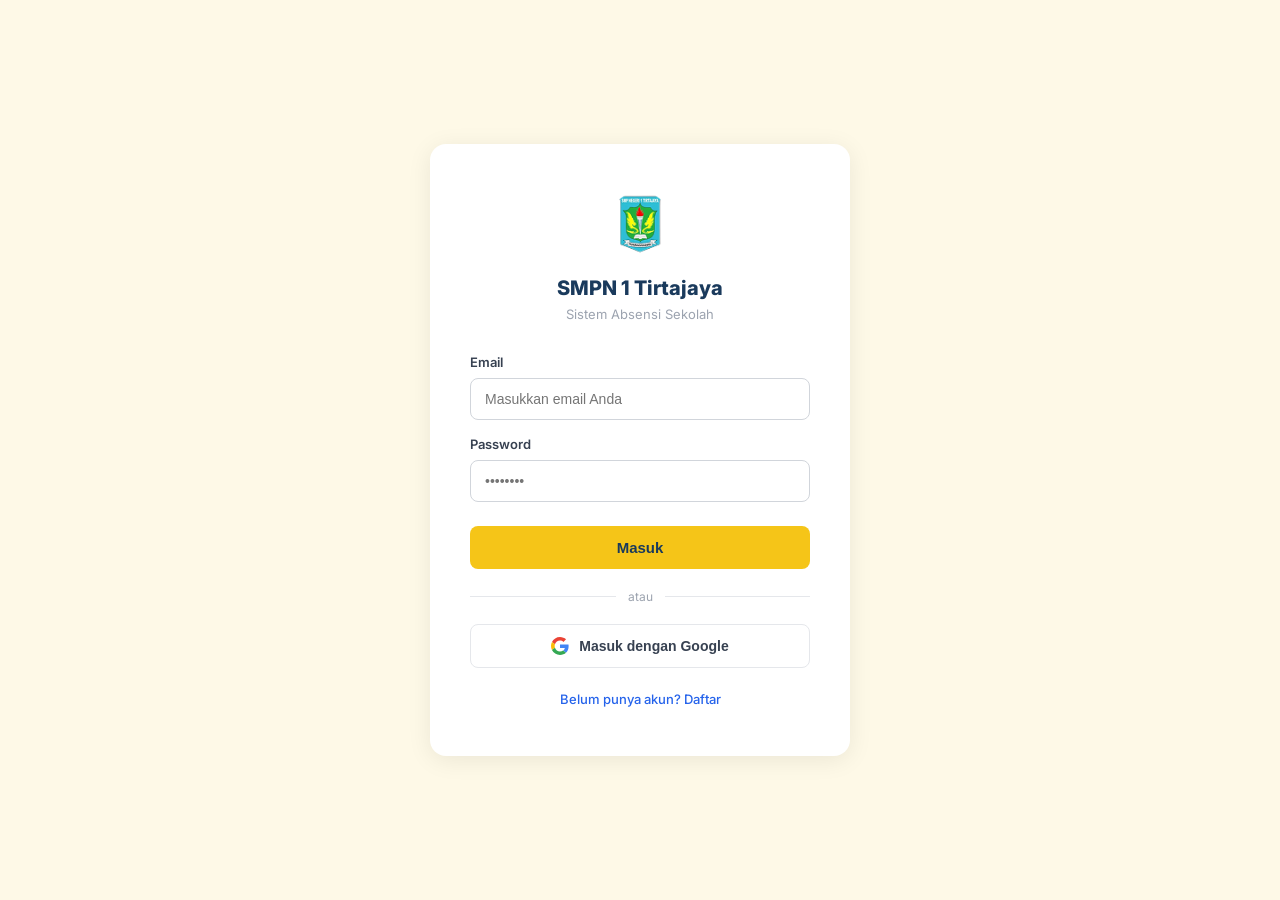
<file: index.html>
<!DOCTYPE html>
<html lang="id">
<head>
    <meta charset="UTF-8">
    <meta name="viewport" content="width=device-width, initial-scale=1.0">
    <title>Login - SMPN 1 Tirtajaya</title>
    <meta name="description" content="Login ke Sistem Absensi SMPN 1 Tirtajaya">
    <link rel="preconnect" href="https://fonts.googleapis.com">
    <link rel="preconnect" href="https://fonts.gstatic.com" crossorigin>
    <link href="https://fonts.googleapis.com/css2?family=Inter:wght@400;500;600;700;800&display=swap" rel="stylesheet">
    <link rel="stylesheet" href="https://cdnjs.cloudflare.com/ajax/libs/font-awesome/6.4.0/css/all.min.css">
    <style>
        * { margin: 0; padding: 0; box-sizing: border-box; }
        body { font-family: 'Inter', sans-serif; }

        @keyframes shake {
            0%, 100% { transform: translateX(0); }
            20%       { transform: translateX(-8px); }
            40%       { transform: translateX(8px); }
            60%       { transform: translateX(-5px); }
            80%       { transform: translateX(5px); }
        }
    </style>
</head>
<body>
    <!-- Login page rendered by appLogin.js -->
    <script type="module" src="js/appLogin.js"></script>
</body>
</html>
</file>
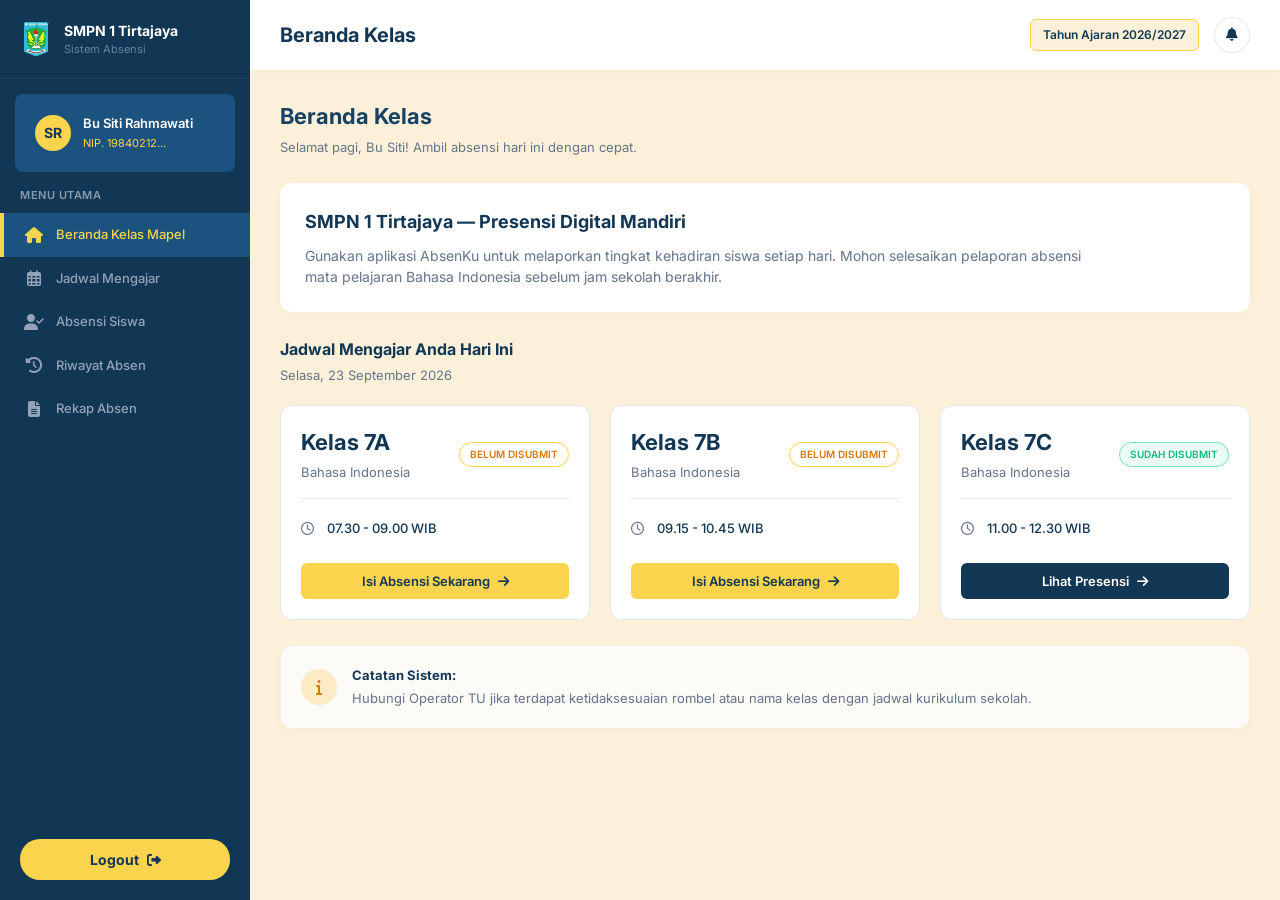
<file: mapel.html>
<!DOCTYPE html>
<html lang="id">
<head>
    <meta charset="UTF-8">
    <meta name="viewport" content="width=device-width, initial-scale=1.0">
    <title>SMPN 1 Tirtajaya - Sistem Absensi (Guru Mapel)</title>
    <link rel="preconnect" href="https://fonts.googleapis.com">
    <link rel="preconnect" href="https://fonts.gstatic.com" crossorigin>
    <link href="https://fonts.googleapis.com/css2?family=Inter:wght@400;500;600;700&display=swap" rel="stylesheet">
    <link rel="stylesheet" href="https://cdnjs.cloudflare.com/ajax/libs/font-awesome/6.4.0/css/all.min.css">
    <link rel="stylesheet" href="css/main.css">
</head>
<body>
    <div class="app-container">
        <!-- Sidebar -->
        <aside class="sidebar">
            <div class="sidebar-header">
                <div class="logo">
                    <div class="logo-icon">
                        <img src="assets/images/logo.png" alt="Logo SMPN 1 Tirtajaya" style="width: 40px; height: 40px; object-fit: contain;">
                    </div>
                    <div class="logo-text">
                        <span class="title">SMPN 1 Tirtajaya</span>
                        <span class="subtitle">Sistem Absensi</span>
                    </div>
                </div>
            </div>
            
            <div class="user-profile">
                <div class="avatar">SR</div>
                <div class="user-info">
                    <span class="name">Bu Siti Rahmawati</span>
                    <span class="nip">NIP. 19840212...</span>
                </div>
            </div>

            <div class="menu-label">MENU UTAMA</div>
            <nav class="sidebar-nav">
                <a href="#beranda-mapel" class="nav-item active" data-target="beranda-mapel">
                    <i class="fas fa-home"></i> Beranda Kelas Mapel
                </a>
                <a href="#" class="nav-item" data-target="jadwal-mengajar">
                    <i class="far fa-calendar-alt"></i> Jadwal Mengajar
                </a>
                <a href="#" class="nav-item" data-target="absensi-siswa">
                    <i class="fas fa-user-check"></i> Absensi Siswa
                </a>
                <a href="#" class="nav-item" data-target="riwayat-absen">
                    <i class="fas fa-history"></i> Riwayat Absen
                </a>
                <a href="#" class="nav-item" data-target="rekap-absen">
                    <i class="fas fa-file-alt"></i> Rekap Absen
                </a>
                

            </nav>

            <div class="sidebar-footer">
                <button class="btn-logout">
                    Logout <i class="fas fa-sign-out-alt"></i>
                </button>
            </div>
        </aside>

        <!-- Main Content -->
        <main class="main-content">
            <header class="topbar">
                <h1 class="page-title" id="page-title">Beranda Kelas Mapel</h1>
                <div class="topbar-actions">
                    <div class="academic-year">Tahun Ajaran 2026/2027</div>
                    <button class="btn-notification"><i class="fas fa-bell"></i></button>
                </div>
            </header>

            <div class="content-area" id="content-area">
                <!-- Content injected via JS -->
            </div>
        </main>
    </div>

    <script type="module" src="js/app.js"></script>
</body>
</html>
</file>
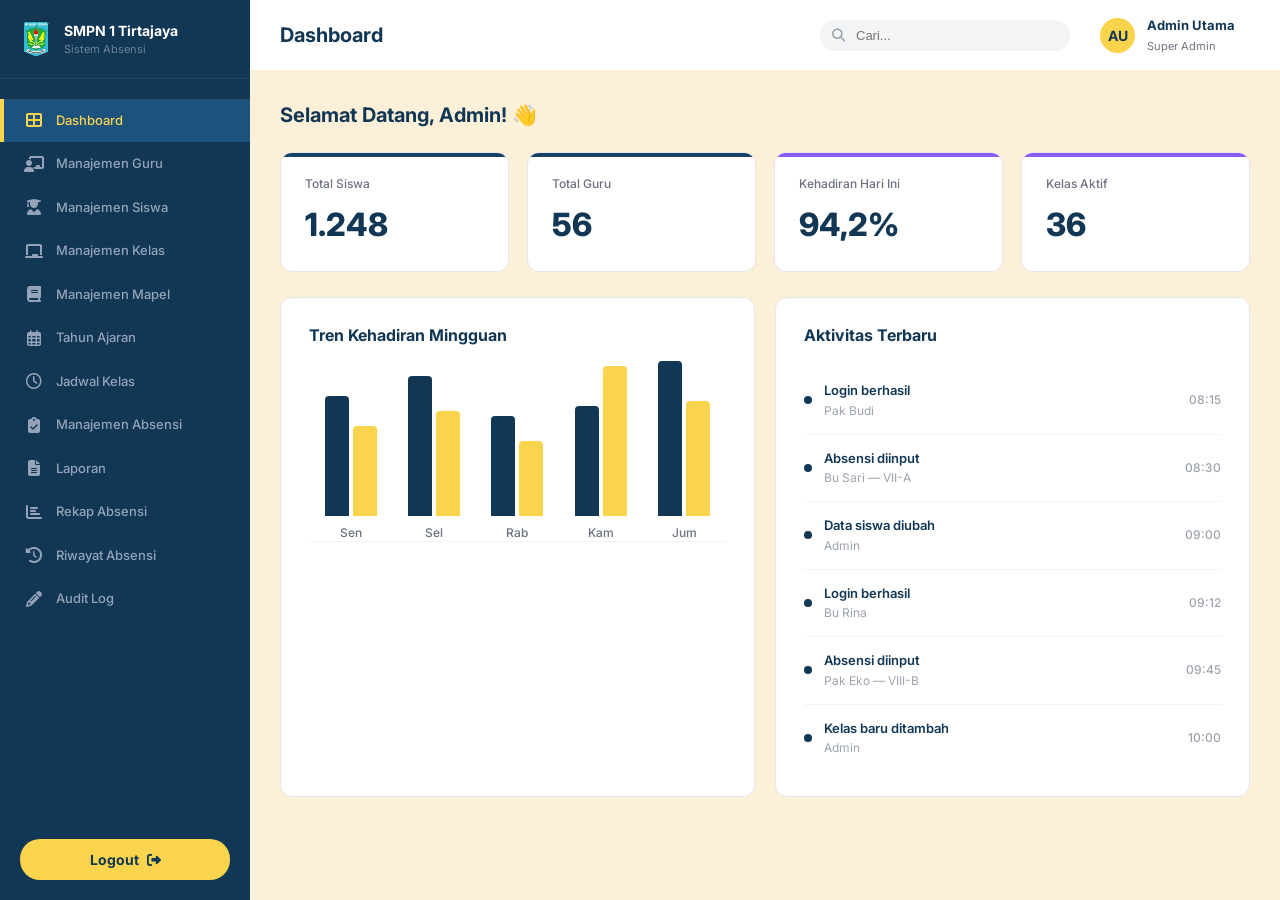
<file: superadmin.html>
<!DOCTYPE html>
<html lang="id">

<head>
    <meta charset="UTF-8">
    <meta name="viewport" content="width=device-width, initial-scale=1.0">
    <title>SMPN 1 Tirtajaya - Sistem Absensi (Super Admin)</title>
    <link rel="preconnect" href="https://fonts.googleapis.com">
    <link rel="preconnect" href="https://fonts.gstatic.com" crossorigin>
    <link href="https://fonts.googleapis.com/css2?family=Inter:wght@400;500;600;700&display=swap" rel="stylesheet">
    <link rel="stylesheet" href="https://cdnjs.cloudflare.com/ajax/libs/font-awesome/6.4.0/css/all.min.css">
    <link rel="stylesheet" href="css/main.css">
</head>

<body>
    <div class="app-container">
        <!-- Sidebar -->
        <aside class="sidebar">
            <div class="sidebar-header">
                <div class="logo">
                    <div class="logo-icon">
                        <img src="assets/images/logo.png" alt="Logo SMPN 1 Tirtajaya"
                            style="width: 40px; height: 40px; object-fit: contain;">
                    </div>
                    <div class="logo-text">
                        <span class="title">SMPN 1 Tirtajaya</span>
                        <span class="subtitle">Sistem Absensi</span>
                    </div>
                </div>
            </div>

            <nav class="sidebar-nav" style="margin-top: 20px;">
                <a href="#dashboard" class="nav-item active" data-target="dashboard">
                    <i class="fas fa-th-large"></i> Dashboard
                </a>
                <a href="#" class="nav-item" data-target="manajemen-guru">
                    <i class="fas fa-chalkboard-teacher"></i> Manajemen Guru
                </a>
                <a href="#" class="nav-item" data-target="manajemen-siswa">
                    <i class="fas fa-user-graduate"></i> Manajemen Siswa
                </a>
                <a href="#" class="nav-item" data-target="manajemen-kelas">
                    <i class="fas fa-chalkboard"></i> Manajemen Kelas
                </a>
                <a href="#" class="nav-item" data-target="manajemen-mapel">
                    <i class="fas fa-book"></i> Manajemen Mapel
                </a>
                <a href="#" class="nav-item" data-target="tahun-ajaran">
                    <i class="far fa-calendar-alt"></i> Tahun Ajaran
                </a>
                <a href="#" class="nav-item" data-target="jadwal-kelas">
                    <i class="far fa-clock"></i> Jadwal Kelas
                </a>
                <a href="#" class="nav-item" data-target="manajemen-absensi">
                    <i class="fas fa-clipboard-check"></i> Manajemen Absensi
                </a>
                <a href="#" class="nav-item" data-target="laporan">
                    <i class="fas fa-file-alt"></i> Laporan
                </a>
                <a href="#" class="nav-item" data-target="rekap-absensi">
                    <i class="fas fa-chart-bar"></i> Rekap Absensi
                </a>
                <a href="#" class="nav-item" data-target="riwayat-absensi">
                    <i class="fas fa-history"></i> Riwayat Absensi
                </a>
                <a href="#" class="nav-item" data-target="audit-log">
                    <i class="fas fa-pencil-alt"></i> Audit Log
                </a>
            </nav>

            <div class="sidebar-footer">
                <button class="btn-logout">
                    Logout <i class="fas fa-sign-out-alt"></i>
                </button>
            </div>
        </aside>

        <!-- Main Content -->
        <main class="main-content">
            <header class="topbar">
                <h1 class="page-title" id="page-title">Dashboard</h1>
                <div class="topbar-actions">
                    <div style="position: relative;">
                        <input type="text" placeholder="Cari..."
                            style="padding: 8px 16px 8px 36px; border: none; border-radius: 20px; background: #f3f4f6; font-size: 13px; outline: none; width: 250px;">
                        <i class="fas fa-search"
                            style="position: absolute; left: 12px; top: 50%; transform: translateY(-50%); color: #9ca3af; font-size: 13px;"></i>
                    </div>
                    <div class="user-profile"
                        style="margin-left: 15px; border-top: none; padding: 0; background: transparent; cursor: pointer;">
                        <div class="avatar" style="width: 35px; height: 35px; font-size: 14px;">AU</div>
                        <div class="user-info" style="display: flex; flex-direction: column;">
                            <span class="name"
                                style="font-weight: 700; color: var(--primary-dark); font-size: 13px;">Admin
                                Utama</span>
                            <span class="nip" style="color: #6b7280; font-size: 11px;">Super Admin</span>
                        </div>
                    </div>
                </div>
            </header>

            <div class="content-area" id="content-area">
                <!-- Content injected via JS -->
            </div>
        </main>
    </div>

    <script type="module" src="js/appSuperadmin.js"></script>
</body>

</html>
</file>
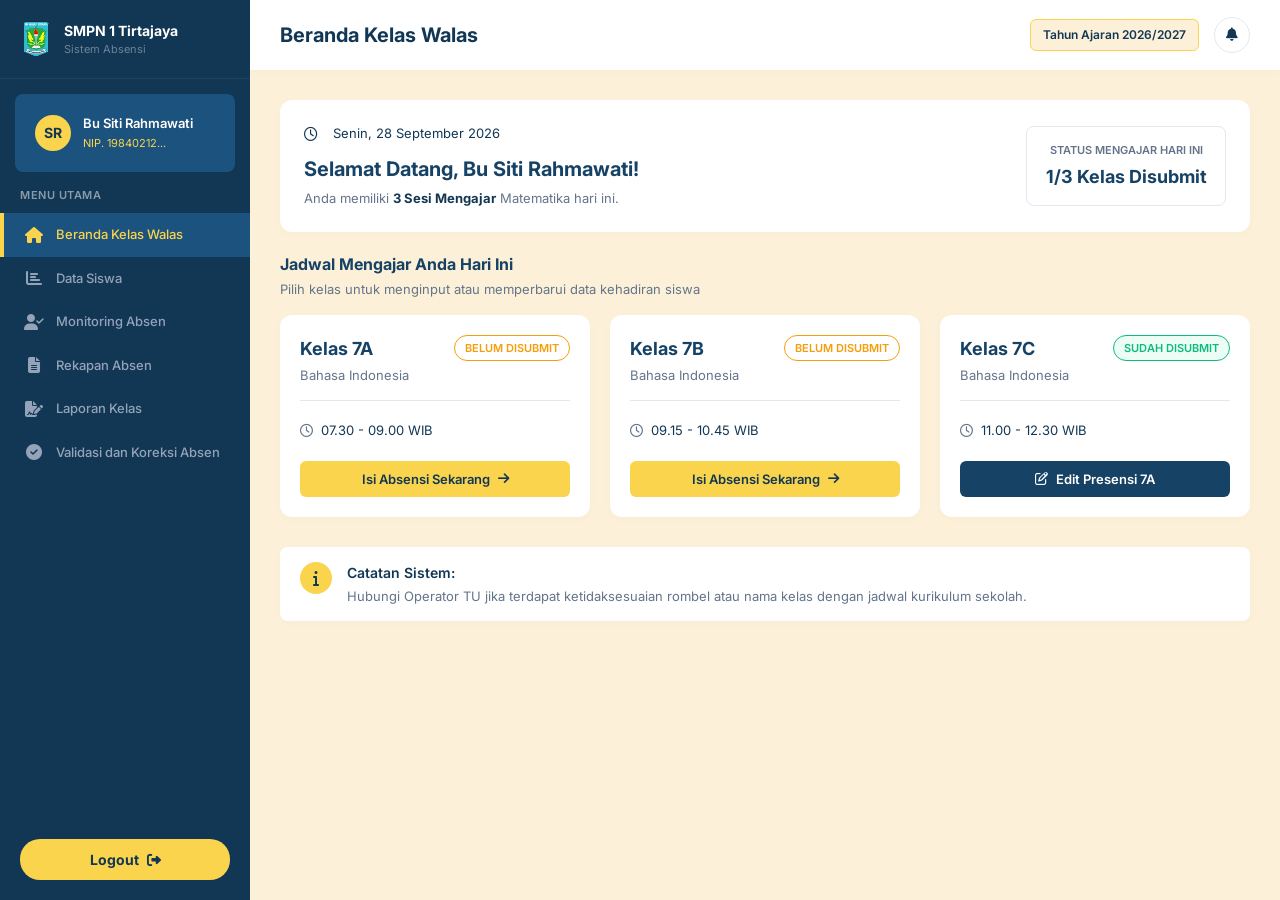
<file: walas.html>
<!DOCTYPE html>
<html lang="id">
<head>
    <meta charset="UTF-8">
    <meta name="viewport" content="width=device-width, initial-scale=1.0">
    <title>SMPN 1 Tirtajaya - Sistem Absensi</title>
    <link rel="preconnect" href="https://fonts.googleapis.com">
    <link rel="preconnect" href="https://fonts.gstatic.com" crossorigin>
    <link href="https://fonts.googleapis.com/css2?family=Inter:wght@400;500;600;700&display=swap" rel="stylesheet">
    <link rel="stylesheet" href="https://cdnjs.cloudflare.com/ajax/libs/font-awesome/6.4.0/css/all.min.css">
    <link rel="stylesheet" href="css/main.css">
</head>
<body>
    <div class="app-container">
        <!-- Sidebar -->
        <aside class="sidebar">
            <div class="sidebar-header">
                <div class="logo">
                    <div class="logo-icon">
                        <img src="assets/images/logo.png" alt="Logo SMPN 1 Tirtajaya" style="width: 40px; height: 40px; object-fit: contain;">
                    </div>
                    <div class="logo-text">
                        <span class="title">SMPN 1 Tirtajaya</span>
                        <span class="subtitle">Sistem Absensi</span>
                    </div>
                </div>
            </div>
            
            <div class="user-profile">
                <div class="avatar">SR</div>
                <div class="user-info">
                    <span class="name">Bu Siti Rahmawati</span>
                    <span class="nip">NIP. 19840212...</span>
                </div>
            </div>

            <div class="menu-label">MENU UTAMA</div>
            <nav class="sidebar-nav">
                <a href="#beranda" class="nav-item active" data-target="beranda">
                    <i class="fas fa-home"></i> Beranda Kelas Walas
                </a>
                <a href="#data-siswa" class="nav-item" data-target="data-siswa">
                    <i class="fas fa-chart-bar"></i> Data Siswa
                </a>
                <a href="#monitoring" class="nav-item" data-target="monitoring">
                    <i class="fas fa-user-check"></i> Monitoring Absen
                </a>
                <a href="#rekapan" class="nav-item" data-target="rekapan">
                    <i class="fas fa-file-alt"></i> Rekapan Absen
                </a>
                <a href="#laporan" class="nav-item" data-target="laporan">
                    <i class="fas fa-file-signature"></i> Laporan Kelas
                </a>
                <a href="#validasi" class="nav-item" data-target="validasi">
                    <i class="fas fa-check-circle"></i> Validasi dan Koreksi Absen
                </a>
            </nav>

            <div class="sidebar-footer">
                <button class="btn-logout">
                    Logout <i class="fas fa-sign-out-alt"></i>
                </button>
            </div>
        </aside>

        <!-- Main Content -->
        <main class="main-content">
            <header class="topbar">
                <h1 class="page-title" id="page-title">Beranda Kelas Walas</h1>
                <div class="topbar-actions">
                    <div class="academic-year">Tahun Ajaran 2026/2027</div>
                    <button class="btn-notification"><i class="fas fa-bell"></i></button>
                </div>
            </header>

            <div class="content-area" id="content-area">
                <!-- Content injected via JS -->
            </div>
        </main>
    </div>

    <script type="module" src="js/app.js"></script>
</body>
</html>
</file>
<file: css/main.css>
@import 'base/variables.css';
@import 'layout/layout.css';
@import 'components/ui.css';
@import 'components/tables.css';
@import 'components/forms.css';
@import 'components/pages.css';

/* Utility classes for layout */
.d-flex {
    display: flex;
}

.align-items-center {
    align-items: center;
}

.justify-content-between {
    justify-content: space-between;
}

.gap-3 {
    gap: 15px;
}

.mb-4 {
    margin-bottom: 20px;
}

.mt-4 {
    margin-top: 20px;
}

/* Specific Page Styles */
.welcome-card {
    display: flex;
    justify-content: space-between;
    align-items: center;
}

.welcome-info h2 {
    color: var(--primary-blue);
    font-size: 20px;
    margin-bottom: 5px;
}

.welcome-info p {
    color: var(--text-muted);
    font-size: 13px;
}

.welcome-info p strong {
    color: var(--text-main);
}

.section-header {
    margin-bottom: 15px;
}

.section-title {
    font-size: 16px;
    font-weight: 700;
    color: var(--primary-blue);
    margin-bottom: 4px;
}

.section-subtitle {
    font-size: 13px;
    color: var(--text-muted);
}

.class-grid {
    display: grid;
    grid-template-columns: repeat(auto-fill, minmax(300px, 1fr));
    gap: 20px;
}

.class-card {
    background-color: var(--white);
    border-radius: var(--border-radius-lg);
    padding: 20px;
    box-shadow: 0 2px 10px rgba(0, 0, 0, 0.02);
}

.class-card-header {
    display: flex;
    justify-content: space-between;
    align-items: flex-start;
    margin-bottom: 20px;
    border-bottom: 1px solid var(--border-color);
    padding-bottom: 15px;
}

.class-card-title h3 {
    font-size: 18px;
    color: var(--primary-blue);
    margin-bottom: 4px;
}

.class-card-title p {
    font-size: 13px;
    color: var(--text-muted);
}

.class-card-time {
    display: flex;
    align-items: center;
    gap: 8px;
    font-size: 13px;
    color: var(--text-main);
    margin-bottom: 20px;
}

.class-card-time i {
    color: var(--text-muted);
}

.page-header {
    margin-bottom: 25px;
}

.page-header .badge {
    margin-bottom: 10px;
    display: inline-block;
    background-color: var(--bg-color);
    color: var(--primary-blue);
    border: 1px solid var(--accent-yellow);
    font-size: 10px;
}

.page-header h2 {
    font-size: 22px;
    color: var(--primary-blue);
    margin-bottom: 5px;
}

.page-header p {
    font-size: 13px;
    color: var(--text-muted);
}

.page-header-actions {
    display: flex;
    justify-content: space-between;
    align-items: center;
}

/* Report Table Specific */
.report-header {
    display: flex;
    justify-content: space-between;
    align-items: center;
    margin-bottom: 20px;
}

.report-filters {
    display: grid;
    grid-template-columns: 1fr 1fr 1fr auto;
    gap: 15px;
    align-items: flex-end;
    margin-bottom: 20px;
}

.text-success { color: var(--success-text); }
.text-danger { color: var(--danger-btn); }
.text-warning { color: var(--warning-text); }
.font-bold { font-weight: 700; }
</file>
